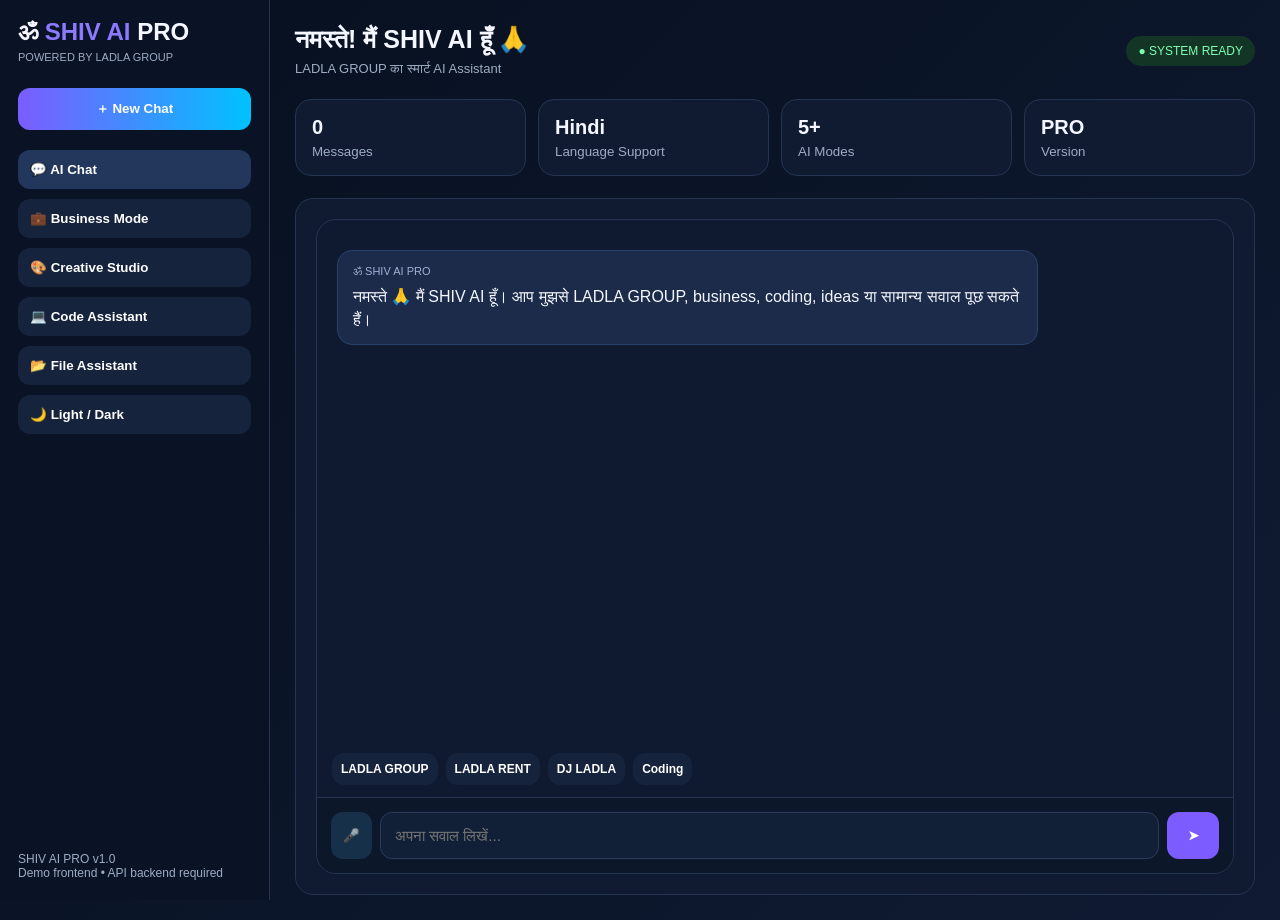
<file: Index.html>
<!DOCTYPE html>
<html lang="hi">
<head>
<meta charset="UTF-8">
<meta name="viewport" content="width=device-width, initial-scale=1.0">
<meta name="theme-color" content="#0b1020">
<title>SHIV AI PRO — LADLA GROUP</title>
<style>
:root{--bg:#07101f;--card:#101b31;--card2:#15233d;--text:#f4f7ff;--muted:#9eacc5;--accent:#7c5cff;--accent2:#00c2ff;--line:#243451}
*{box-sizing:border-box} body{margin:0;font-family:Arial,sans-serif;background:linear-gradient(135deg,#07101f,#101a32);color:var(--text)}
.app{min-height:100vh;display:flex}.side{width:270px;background:#0a1325;border-right:1px solid var(--line);padding:18px;position:fixed;height:100vh}
.logo{font-size:24px;font-weight:800}.logo span{color:#8d79ff}.tag{font-size:11px;color:var(--muted);margin:5px 0 25px}
button{border:0;border-radius:12px;padding:12px;cursor:pointer;color:white;background:var(--card2);font-weight:600}
.new{width:100%;background:linear-gradient(90deg,var(--accent),var(--accent2));margin-bottom:15px}
.nav button{width:100%;text-align:left;margin:5px 0}.nav button.active{background:#23365c}
.small{position:absolute;bottom:20px;left:18px;right:18px;color:var(--muted);font-size:12px}
.main{margin-left:270px;flex:1;max-width:1100px;padding:25px}
.top{display:flex;justify-content:space-between;align-items:center;gap:15px}.top h1{margin:0;font-size:25px}.status{font-size:12px;color:#7fffb0;background:#123525;padding:8px 12px;border-radius:20px}
.dashboard{display:grid;grid-template-columns:repeat(4,1fr);gap:12px;margin:22px 0}.stat{background:var(--card);padding:16px;border:1px solid var(--line);border-radius:16px}.stat b{font-size:20px}.stat small{display:block;color:var(--muted);margin-top:5px}
.chat{height:calc(100vh - 245px);min-height:440px;background:rgba(16,27,49,.92);border:1px solid var(--line);border-radius:20px;display:flex;flex-direction:column;overflow:hidden}
.messages{flex:1;overflow:auto;padding:20px}.msg{max-width:80%;padding:13px 15px;border-radius:15px;margin:10px 0;line-height:1.45}.ai{background:#1b2b49;border:1px solid #29416b}.user{background:linear-gradient(135deg,#6449dc,#176e9a);margin-left:auto}.label{font-size:11px;color:#9fb2d5;margin-bottom:5px}
.chips{padding:0 15px 12px;display:flex;gap:8px;overflow:auto}.chips button{white-space:nowrap;font-size:12px;padding:9px}
.inputbar{display:flex;gap:8px;padding:14px;border-top:1px solid var(--line);background:#0d172a}.inputbar input{flex:1;background:#111f37;border:1px solid #2a3b5c;color:white;border-radius:12px;padding:14px;font-size:15px}.send{background:var(--accent);min-width:52px}.mic{background:#17304a}
.panel{display:none;background:var(--card);border:1px solid var(--line);padding:20px;border-radius:18px;margin-top:20px}.panel.show{display:block}.grid{display:grid;grid-template-columns:repeat(auto-fit,minmax(210px,1fr));gap:12px}.feature{background:var(--card2);padding:18px;border-radius:15px}.feature h3{margin:0 0 8px}.feature p{color:var(--muted);font-size:13px}.notice{color:#ffd47c;font-size:12px;margin-top:15px}
.light{--bg:#eef3ff;--card:#fff;--card2:#f1f4fb;--text:#142033;--muted:#65718a;--line:#d9e1ef}body.light{background:#eef3ff}
@media(max-width:760px){.side{display:none}.main{margin:0;padding:15px}.dashboard{grid-template-columns:repeat(2,1fr)}.chat{height:calc(100vh - 220px)}.top h1{font-size:20px}}
</style>
</head>
<body>
<div class="app">
<aside class="side">
 <div class="logo">ॐ <span>SHIV AI</span> PRO</div><div class="tag">POWERED BY LADLA GROUP</div>
 <button class="new" onclick="newChat()">＋ New Chat</button>
 <div class="nav">
  <button class="active" onclick="showPanel('chat',this)">💬 AI Chat</button>
  <button onclick="showPanel('business',this)">💼 Business Mode</button>
  <button onclick="showPanel('creative',this)">🎨 Creative Studio</button>
  <button onclick="showPanel('code',this)">💻 Code Assistant</button>
  <button onclick="showPanel('files',this)">📂 File Assistant</button>
  <button onclick="toggleTheme()">🌙 Light / Dark</button>
 </div>
 <div class="small">SHIV AI PRO v1.0<br>Demo frontend • API backend required</div>
</aside>
<main class="main">
 <div class="top"><div><h1>नमस्ते! मैं SHIV AI हूँ 🙏</h1><div style="color:var(--muted);font-size:13px;margin-top:6px">LADLA GROUP का स्मार्ट AI Assistant</div></div><div class="status">● SYSTEM READY</div></div>
 <div class="dashboard"><div class="stat"><b id="count">0</b><small>Messages</small></div><div class="stat"><b>Hindi</b><small>Language Support</small></div><div class="stat"><b>5+</b><small>AI Modes</small></div><div class="stat"><b>PRO</b><small>Version</small></div></div>

 <section id="chat" class="panel show" style="margin-top:0">
  <div class="chat">
   <div id="messages" class="messages"><div class="msg ai"><div class="label">ॐ SHIV AI PRO</div>नमस्ते 🙏 मैं SHIV AI हूँ। आप मुझसे LADLA GROUP, business, coding, ideas या सामान्य सवाल पूछ सकते हैं।</div></div>
   <div class="chips"><button onclick="quick('LADLA GROUP के बारे में बताओ')">LADLA GROUP</button><button onclick="quick('LADLA RENT के लिए idea दो')">LADLA RENT</button><button onclick="quick('DJ LADLA marketing plan')">DJ LADLA</button><button onclick="quick('HTML website बनाओ')">Coding</button></div>
   <div class="inputbar"><button class="mic" onclick="voiceInput()">🎤</button><input id="input" placeholder="अपना सवाल लिखें..." onkeydown="if(event.key==='Enter')send()"><button class="send" onclick="send()">➤</button></div>
  </div>
 </section>

 <section id="business" class="panel"><h2>💼 LADLA GROUP Business Mode</h2><div class="grid">
  <div class="feature"><h3>🚕 LADLA RENT</h3><p>Pricing, partner commission, customer growth और booking ideas.</p><button onclick="quick('LADLA RENT business plan बनाओ')">Ask AI</button></div>
  <div class="feature"><h3>🎧 DJ LADLA</h3><p>DJ sound, lights, mic और event rental marketing support.</p><button onclick="quick('DJ LADLA के लिए marketing strategy बनाओ')">Ask AI</button></div>
  <div class="feature"><h3>📈 Growth</h3><p>Offers, banners, social media और customer acquisition ideas.</p><button onclick="quick('मेरे business की growth strategy दो')">Ask AI</button></div>
 </div></section>

 <section id="creative" class="panel"><h2>🎨 Creative Studio</h2><div class="grid">
 <div class="feature"><h3>Banner Prompt</h3><p>Professional poster/banner बनाने के लिए prompt तैयार करें।</p><button onclick="quick('एक powerful LADLA GROUP launch banner का prompt बनाओ')">Create Prompt</button></div>
 <div class="feature"><h3>Social Media</h3><p>Reel ideas, captions और campaign concepts.</p><button onclick="quick('LADLA GROUP के लिए viral reel ideas दो')">Generate Ideas</button></div>
 </div></section>

 <section id="code" class="panel"><h2>💻 Code Assistant</h2><p style="color:var(--muted)">HTML, CSS और JavaScript के लिए सहायता लें।</p><button onclick="quick('एक modern responsive HTML landing page बनाओ')">Start Coding</button></section>

 <section id="files" class="panel"><h2>📂 File Assistant</h2><input type="file" id="file"><p class="notice">Frontend demo: असली PDF/DOC analysis के लिए backend या AI API integration जरूरी है।</p></section>
</main>
</div>
<script>
let messageCount=0;
function showPanel(id,btn){document.querySelectorAll('.panel').forEach(x=>x.classList.remove('show'));document.getElementById(id).classList.add('show');document.querySelectorAll('.nav button').forEach(x=>x.classList.remove('active'));if(btn)btn.classList.add('active')}
function add(text,type){let d=document.createElement('div');d.className='msg '+type;d.innerHTML='<div class="label">'+(type==='ai'?'ॐ SHIV AI PRO':'YOU')+'</div>'+escapeHTML(text).replace(/\n/g,'<br>');document.getElementById('messages').appendChild(d);d.scrollIntoView({behavior:'smooth'});messageCount++;document.getElementById('count').textContent=messageCount}
function escapeHTML(s){return s.replace(/[&<>"']/g,m=>({'&':'&amp;','<':'&lt;','>':'&gt;','"':'&quot;',"'":'&#039;'}[m]))}
function quick(t){showPanel('chat',document.querySelector('.nav button'));document.getElementById('input').value=t;send()}
function send(){let i=document.getElementById('input'),q=i.value.trim();if(!q)return;add(q,'user');i.value='';setTimeout(()=>add(reply(q),'ai'),500)}
function reply(q){let x=q.toLowerCase();if(x.includes('api'))return 'Real AI के लिए API key को सीधे HTML में रखना सुरक्षित नहीं है। बेहतर है secure backend/API server के माध्यम से AI service connect करें।';if(x.includes('ladla rent'))return 'LADLA RENT के लिए मैं pricing, partner system, booking flow, live location और commission dashboard बनाने की सलाह देता हूँ।';if(x.includes('dj ladla'))return 'DJ LADLA के लिए event packages, enquiry form, date availability, equipment list और WhatsApp booking जोड़ना अच्छा रहेगा।';if(x.includes('html')||x.includes('code'))return 'मैं coding सहायता के लिए तैयार हूँ। अपना feature या code बताइए, मैं HTML/CSS/JavaScript structure सुझाऊँगा।';return 'आपका सवाल मिला: “'+q+'”। यह PRO frontend demo है। वास्तविक intelligent AI उत्तर के लिए इसे किसी secure AI API/backend से connect करना होगा।'}
function newChat(){document.getElementById('messages').innerHTML='';messageCount=0;document.getElementById('count').textContent=0;add('नई chat शुरू हो गई 🙏 मैं आपकी कैसे मदद करूँ?','ai')}
function toggleTheme(){document.body.classList.toggle('light')}
function voiceInput(){if(!('webkitSpeechRecognition' in window || 'SpeechRecognition' in window)){alert('आपके browser में Speech Recognition उपलब्ध नहीं है।');return}let R=window.SpeechRecognition||window.webkitSpeechRecognition,r=new R();r.lang='hi-IN';r.onresult=e=>{document.getElementById('input').value=e.results[0][0].transcript};r.start()}
</script>
</body>
</html>
</file>
